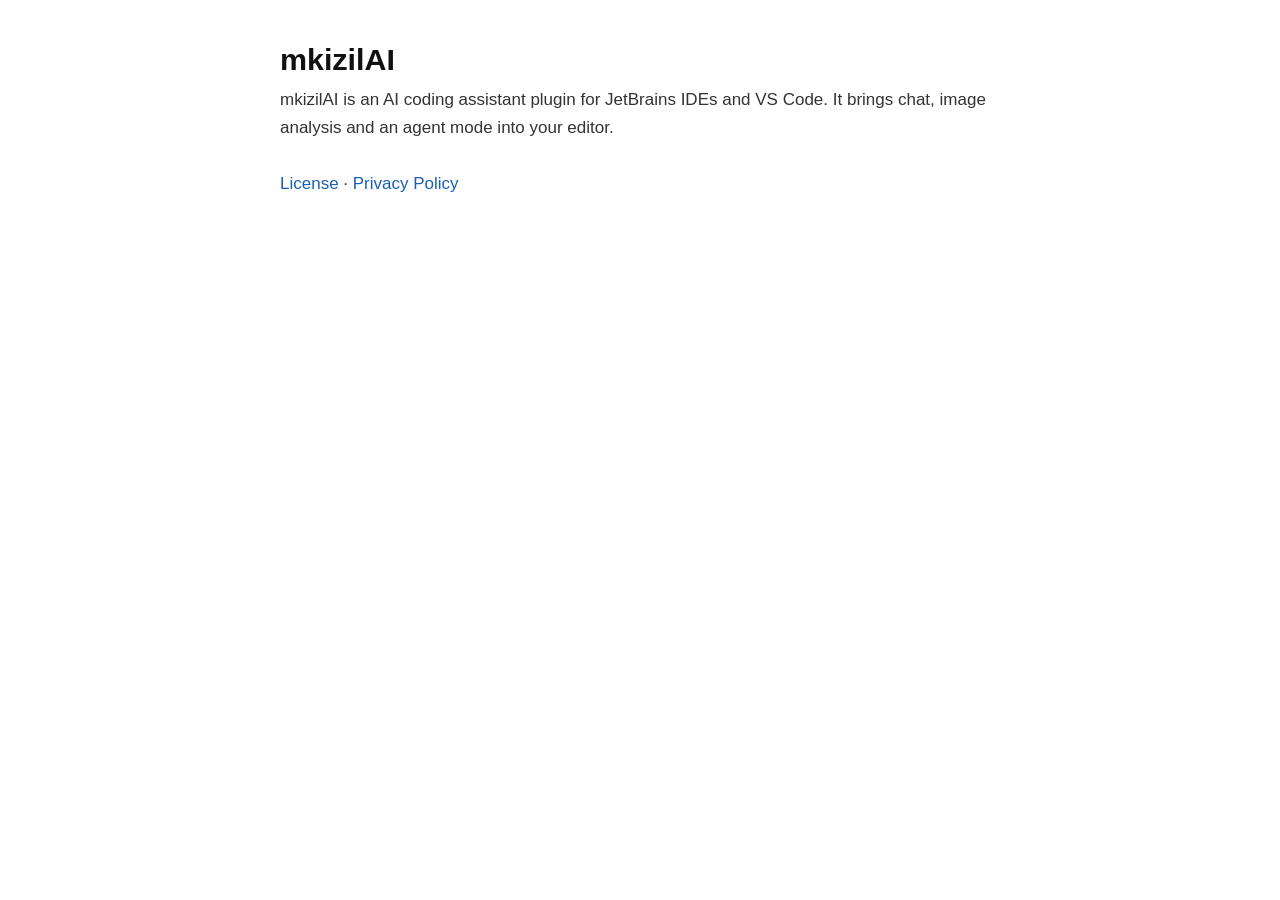
<file: index.html>
<!doctype html>
<html lang="en">
<head>
  <meta charset="utf-8">
  <meta name="viewport" content="width=device-width, initial-scale=1">
  <title>mkizilAI</title>
  <link rel="stylesheet" href="style.css">
</head>
<body>
  <main>
    <h1>mkizilAI</h1>
    <p>mkizilAI is an AI coding assistant plugin for JetBrains IDEs and VS Code. It brings chat, image analysis and an agent mode into your editor.</p>
    <p class="links">
      <a href="license/">License</a> · <a href="privacy/">Privacy Policy</a>
    </p>
  </main>
</body>
</html>
</file>
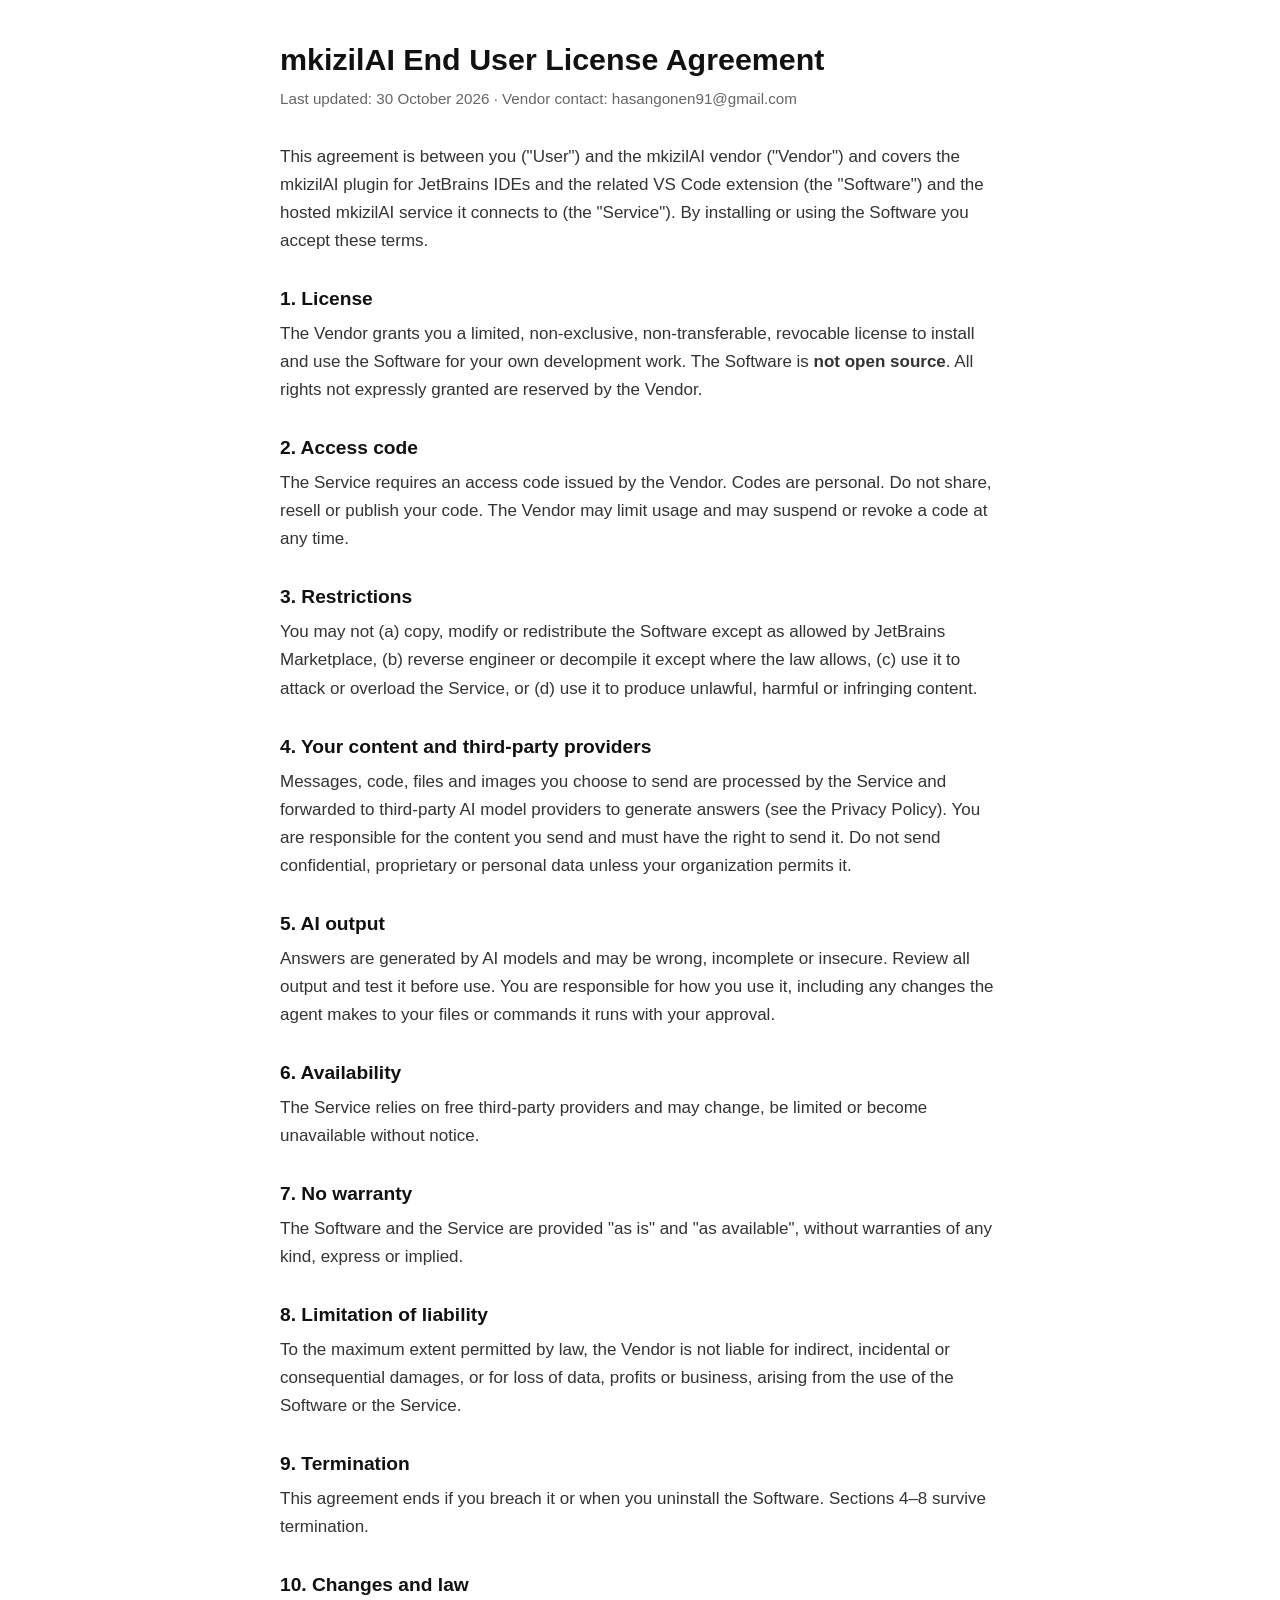
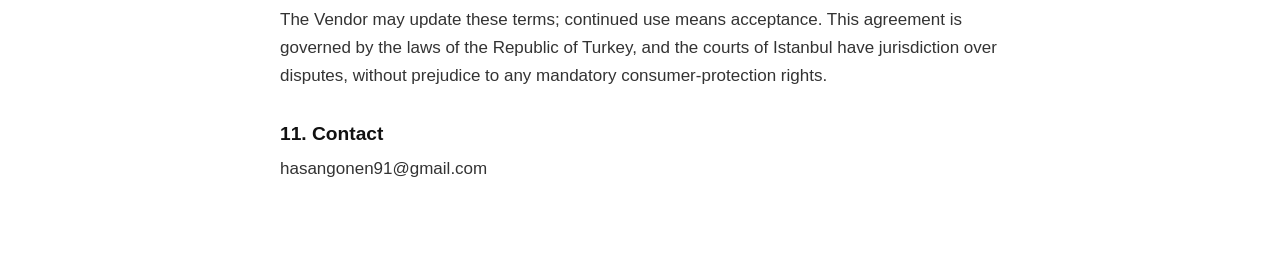
<file: license/index.html>
<!doctype html>
<html lang="en">
<head>
  <meta charset="utf-8">
  <meta name="viewport" content="width=device-width, initial-scale=1">
  <title>mkizilAI End User License Agreement</title>
  <link rel="stylesheet" href="../style.css">
</head>
<body>
  <main>
    <h1>mkizilAI End User License Agreement</h1>
    <p class="meta">Last updated: 30 October 2026 · Vendor contact: hasangonen91@gmail.com</p>

    <p>This agreement is between you ("User") and the mkizilAI vendor ("Vendor") and covers the mkizilAI plugin for JetBrains IDEs and the related VS Code extension (the "Software") and the hosted mkizilAI service it connects to (the "Service"). By installing or using the Software you accept these terms.</p>

    <h2>1. License</h2>
    <p>The Vendor grants you a limited, non-exclusive, non-transferable, revocable license to install and use the Software for your own development work. The Software is <strong>not open source</strong>. All rights not expressly granted are reserved by the Vendor.</p>

    <h2>2. Access code</h2>
    <p>The Service requires an access code issued by the Vendor. Codes are personal. Do not share, resell or publish your code. The Vendor may limit usage and may suspend or revoke a code at any time.</p>

    <h2>3. Restrictions</h2>
    <p>You may not (a) copy, modify or redistribute the Software except as allowed by JetBrains Marketplace, (b) reverse engineer or decompile it except where the law allows, (c) use it to attack or overload the Service, or (d) use it to produce unlawful, harmful or infringing content.</p>

    <h2>4. Your content and third-party providers</h2>
    <p>Messages, code, files and images you choose to send are processed by the Service and forwarded to third-party AI model providers to generate answers (see the Privacy Policy). You are responsible for the content you send and must have the right to send it. Do not send confidential, proprietary or personal data unless your organization permits it.</p>

    <h2>5. AI output</h2>
    <p>Answers are generated by AI models and may be wrong, incomplete or insecure. Review all output and test it before use. You are responsible for how you use it, including any changes the agent makes to your files or commands it runs with your approval.</p>

    <h2>6. Availability</h2>
    <p>The Service relies on free third-party providers and may change, be limited or become unavailable without notice.</p>

    <h2>7. No warranty</h2>
    <p>The Software and the Service are provided "as is" and "as available", without warranties of any kind, express or implied.</p>

    <h2>8. Limitation of liability</h2>
    <p>To the maximum extent permitted by law, the Vendor is not liable for indirect, incidental or consequential damages, or for loss of data, profits or business, arising from the use of the Software or the Service.</p>

    <h2>9. Termination</h2>
    <p>This agreement ends if you breach it or when you uninstall the Software. Sections 4–8 survive termination.</p>

    <h2>10. Changes and law</h2>
    <p>The Vendor may update these terms; continued use means acceptance. This agreement is governed by the laws of the Republic of Turkey, and the courts of Istanbul have jurisdiction over disputes, without prejudice to any mandatory consumer-protection rights.</p>

    <h2>11. Contact</h2>
    <p>hasangonen91@gmail.com</p>
  </main>
</body>
</html>
</file>
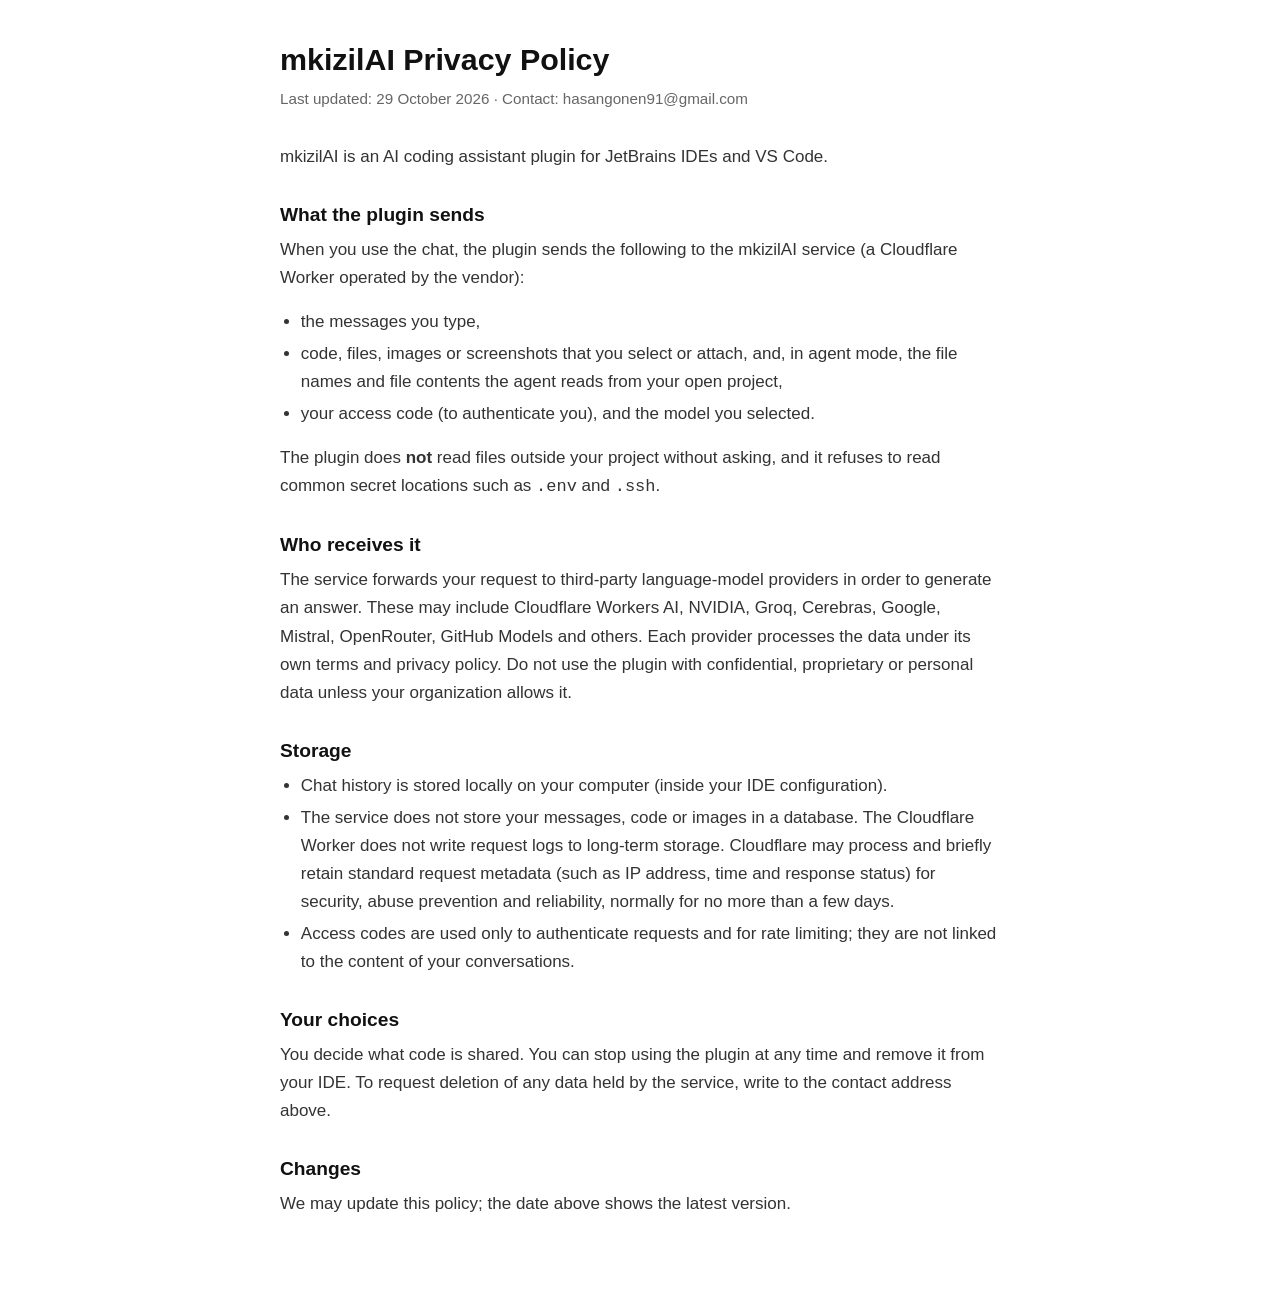
<file: privacy/index.html>
<!doctype html>
<html lang="en">
<head>
  <meta charset="utf-8">
  <meta name="viewport" content="width=device-width, initial-scale=1">
  <title>mkizilAI Privacy Policy</title>
  <link rel="stylesheet" href="../style.css">
</head>
<body>
  <main>
    <h1>mkizilAI Privacy Policy</h1>
    <p class="meta">Last updated: 29 October 2026 · Contact: hasangonen91@gmail.com</p>

    <p>mkizilAI is an AI coding assistant plugin for JetBrains IDEs and VS Code.</p>

    <h2>What the plugin sends</h2>
    <p>When you use the chat, the plugin sends the following to the mkizilAI service (a Cloudflare Worker operated by the vendor):</p>
    <ul>
      <li>the messages you type,</li>
      <li>code, files, images or screenshots that you select or attach, and, in agent mode, the file names and file contents the agent reads from your open project,</li>
      <li>your access code (to authenticate you), and the model you selected.</li>
    </ul>
    <p>The plugin does <strong>not</strong> read files outside your project without asking, and it refuses to read common secret locations such as <code>.env</code> and <code>.ssh</code>.</p>

    <h2>Who receives it</h2>
    <p>The service forwards your request to third-party language-model providers in order to generate an answer. These may include Cloudflare Workers AI, NVIDIA, Groq, Cerebras, Google, Mistral, OpenRouter, GitHub Models and others. Each provider processes the data under its own terms and privacy policy. Do not use the plugin with confidential, proprietary or personal data unless your organization allows it.</p>

    <h2>Storage</h2>
    <ul>
      <li>Chat history is stored locally on your computer (inside your IDE configuration).</li>
      <li>The service does not store your messages, code or images in a database. The Cloudflare Worker does not write request logs to long-term storage. Cloudflare may process and briefly retain standard request metadata (such as IP address, time and response status) for security, abuse prevention and reliability, normally for no more than a few days.</li>
      <li>Access codes are used only to authenticate requests and for rate limiting; they are not linked to the content of your conversations.</li>
    </ul>

    <h2>Your choices</h2>
    <p>You decide what code is shared. You can stop using the plugin at any time and remove it from your IDE. To request deletion of any data held by the service, write to the contact address above.</p>

    <h2>Changes</h2>
    <p>We may update this policy; the date above shows the latest version.</p>
  </main>
</body>
</html>
</file>
<file: style.css>
* { box-sizing: border-box; }

body {
  margin: 0;
  background: #ffffff;
  color: #333333;
  font-family: -apple-system, BlinkMacSystemFont, "Segoe UI", Roboto, Helvetica, Arial, sans-serif;
  font-size: 17px;
  line-height: 1.65;
  -webkit-text-size-adjust: 100%;
}

main {
  max-width: 760px;
  margin: 0 auto;
  padding: 40px 20px 64px;
}

h1 {
  margin: 0 0 0.5rem;
  color: #111111;
  font-size: 1.9rem;
  line-height: 1.25;
}

h2 {
  margin: 2rem 0 0.5rem;
  color: #111111;
  font-size: 1.2rem;
  line-height: 1.3;
}

p {
  margin: 0 0 1rem;
}

ul {
  margin: 0 0 1rem;
  padding-left: 1.3rem;
}

li {
  margin: 0.25rem 0;
}

a {
  color: #1a5fb4;
  text-decoration: none;
}

a:hover,
a:focus {
  text-decoration: underline;
}

.meta {
  color: #666666;
  font-size: 0.95rem;
  margin-bottom: 2rem;
}

.links {
  margin-top: 1.75rem;
}

@media (max-width: 600px) {
  body { font-size: 16px; }
  main { padding: 24px 16px 48px; }
  h1 { font-size: 1.55rem; }
}
</file>
